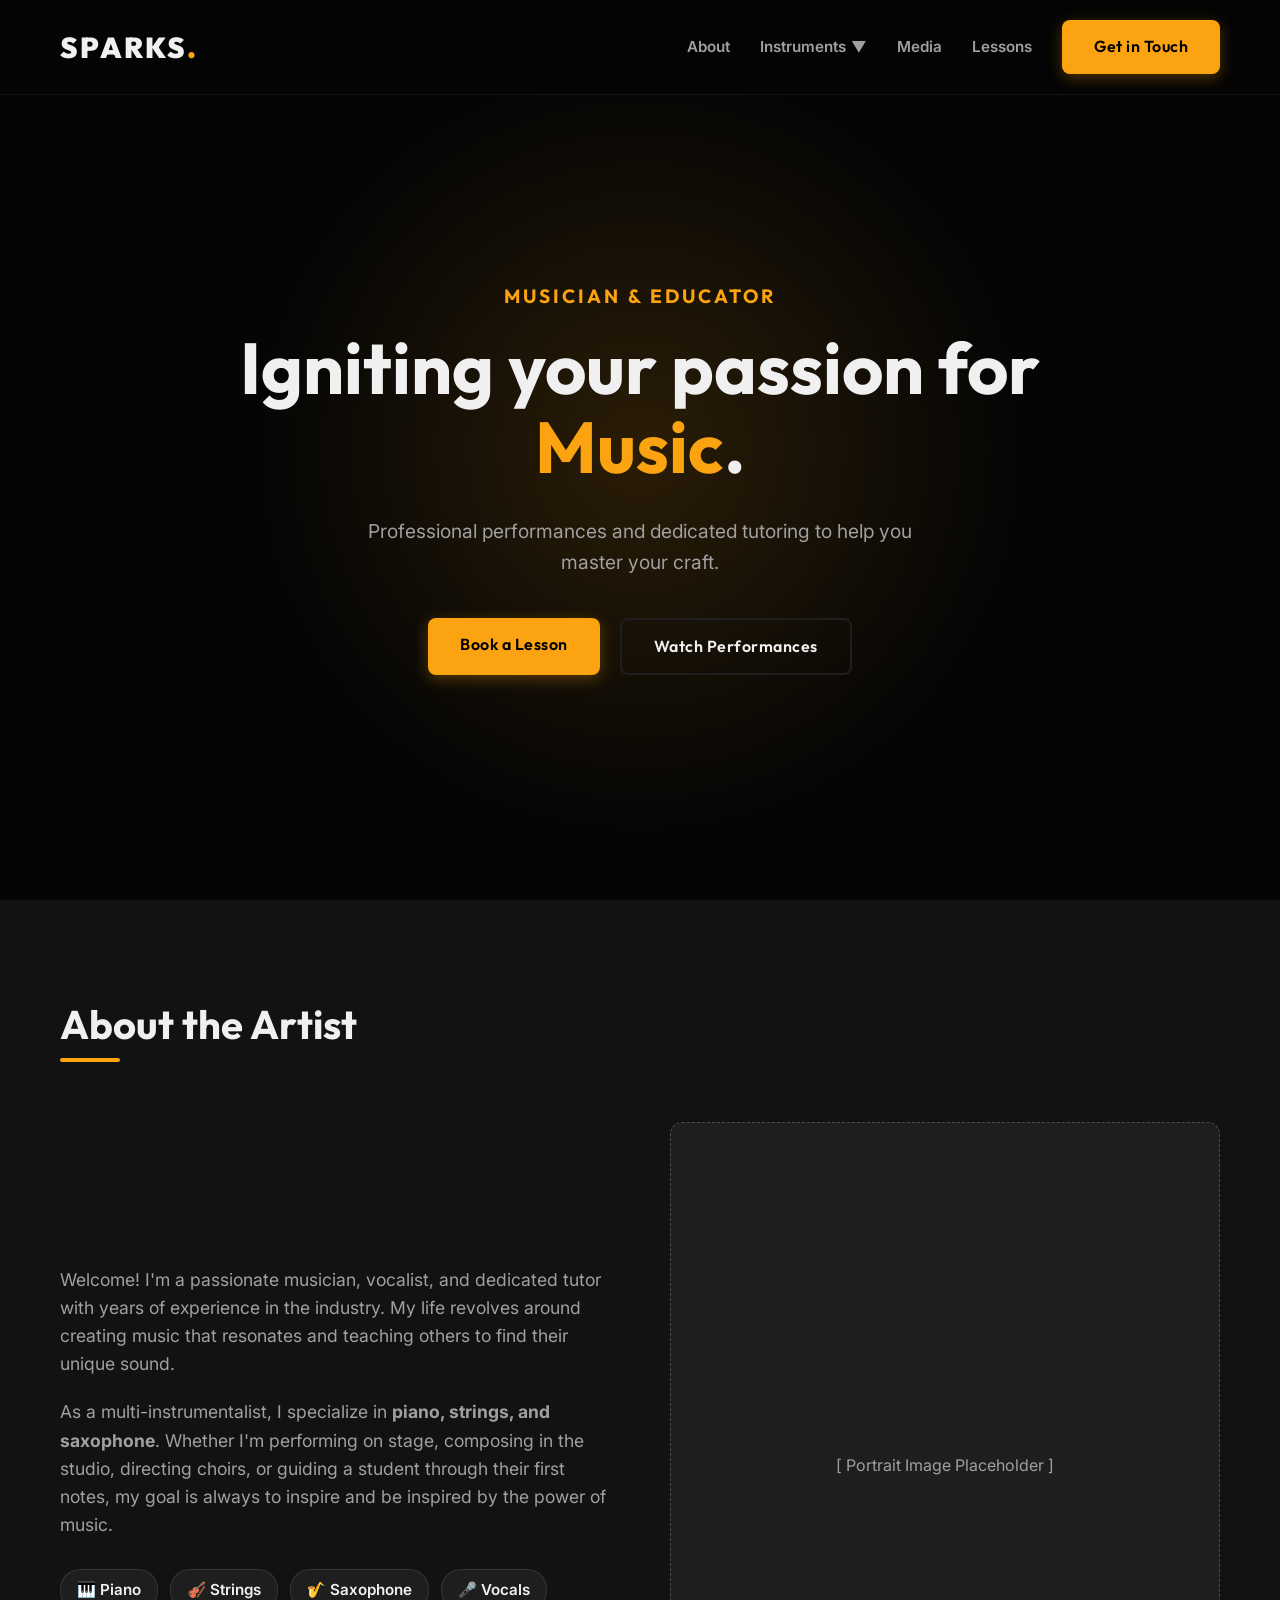
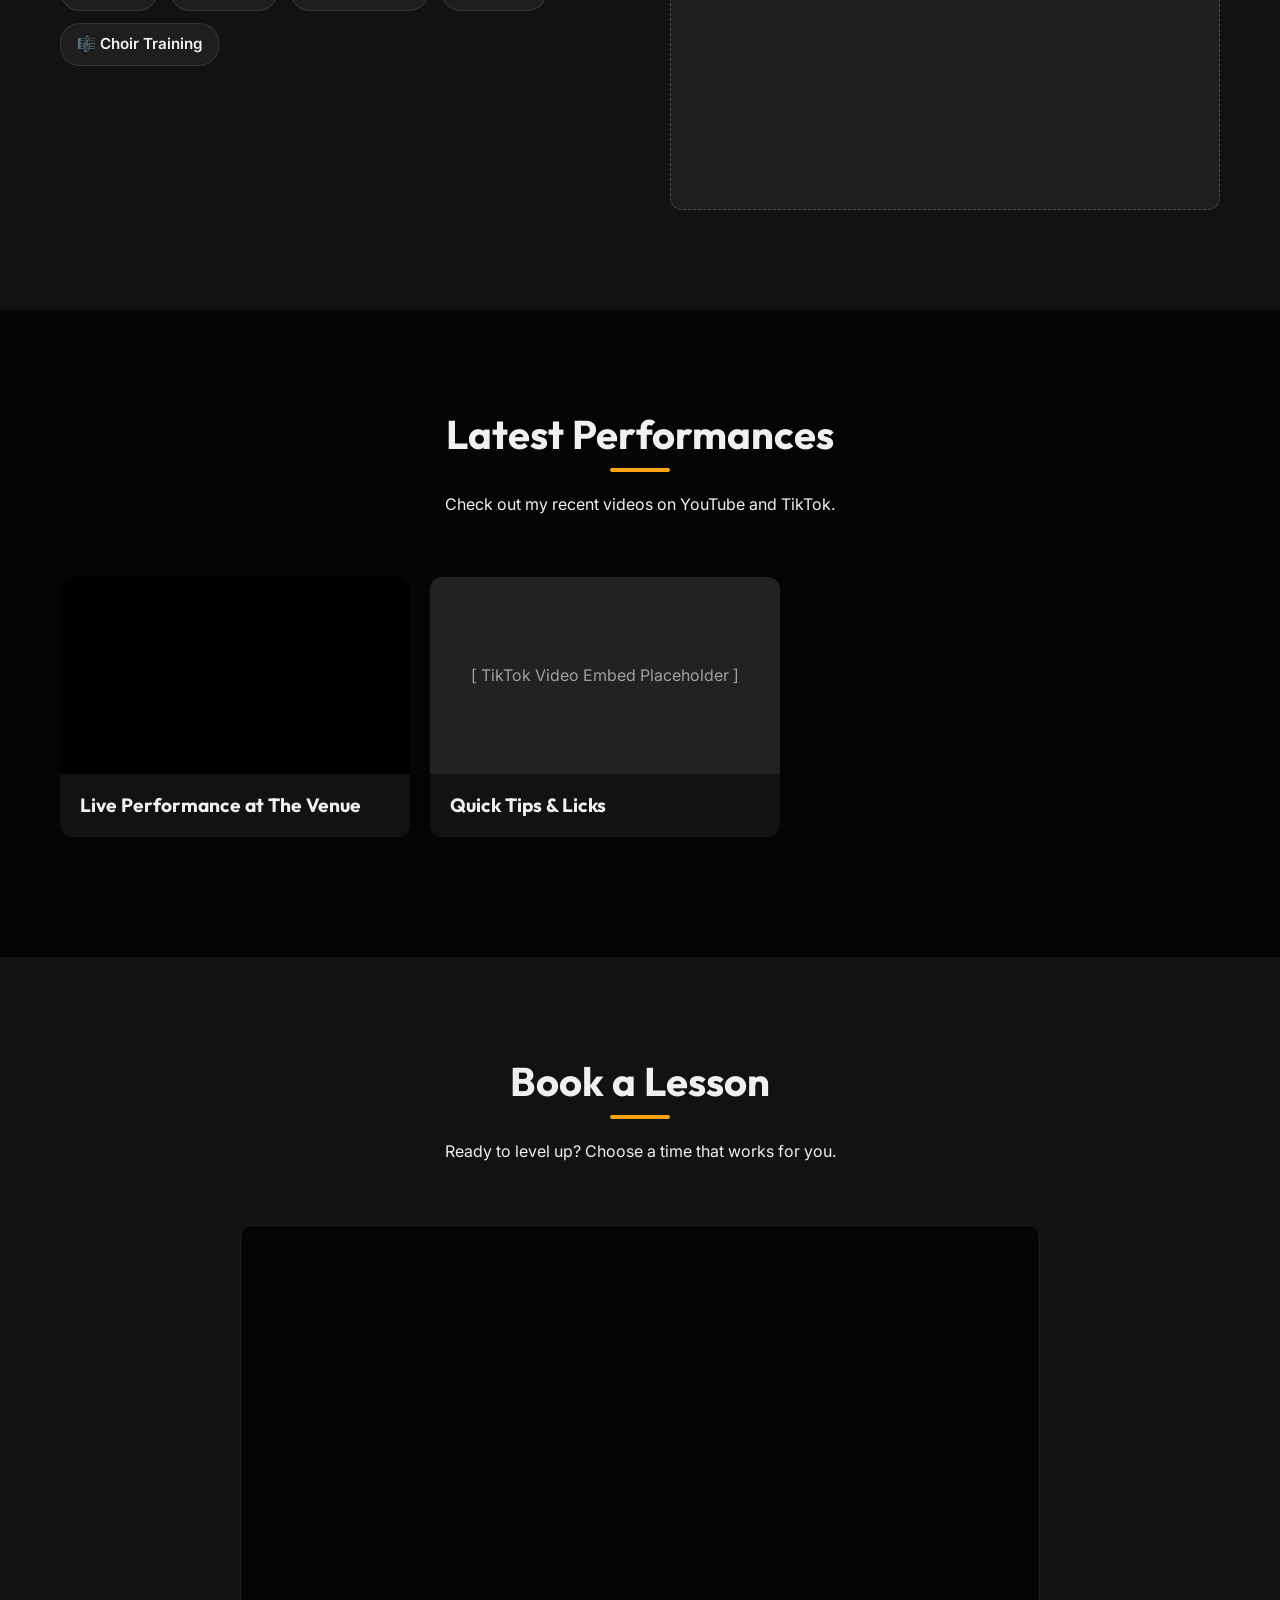
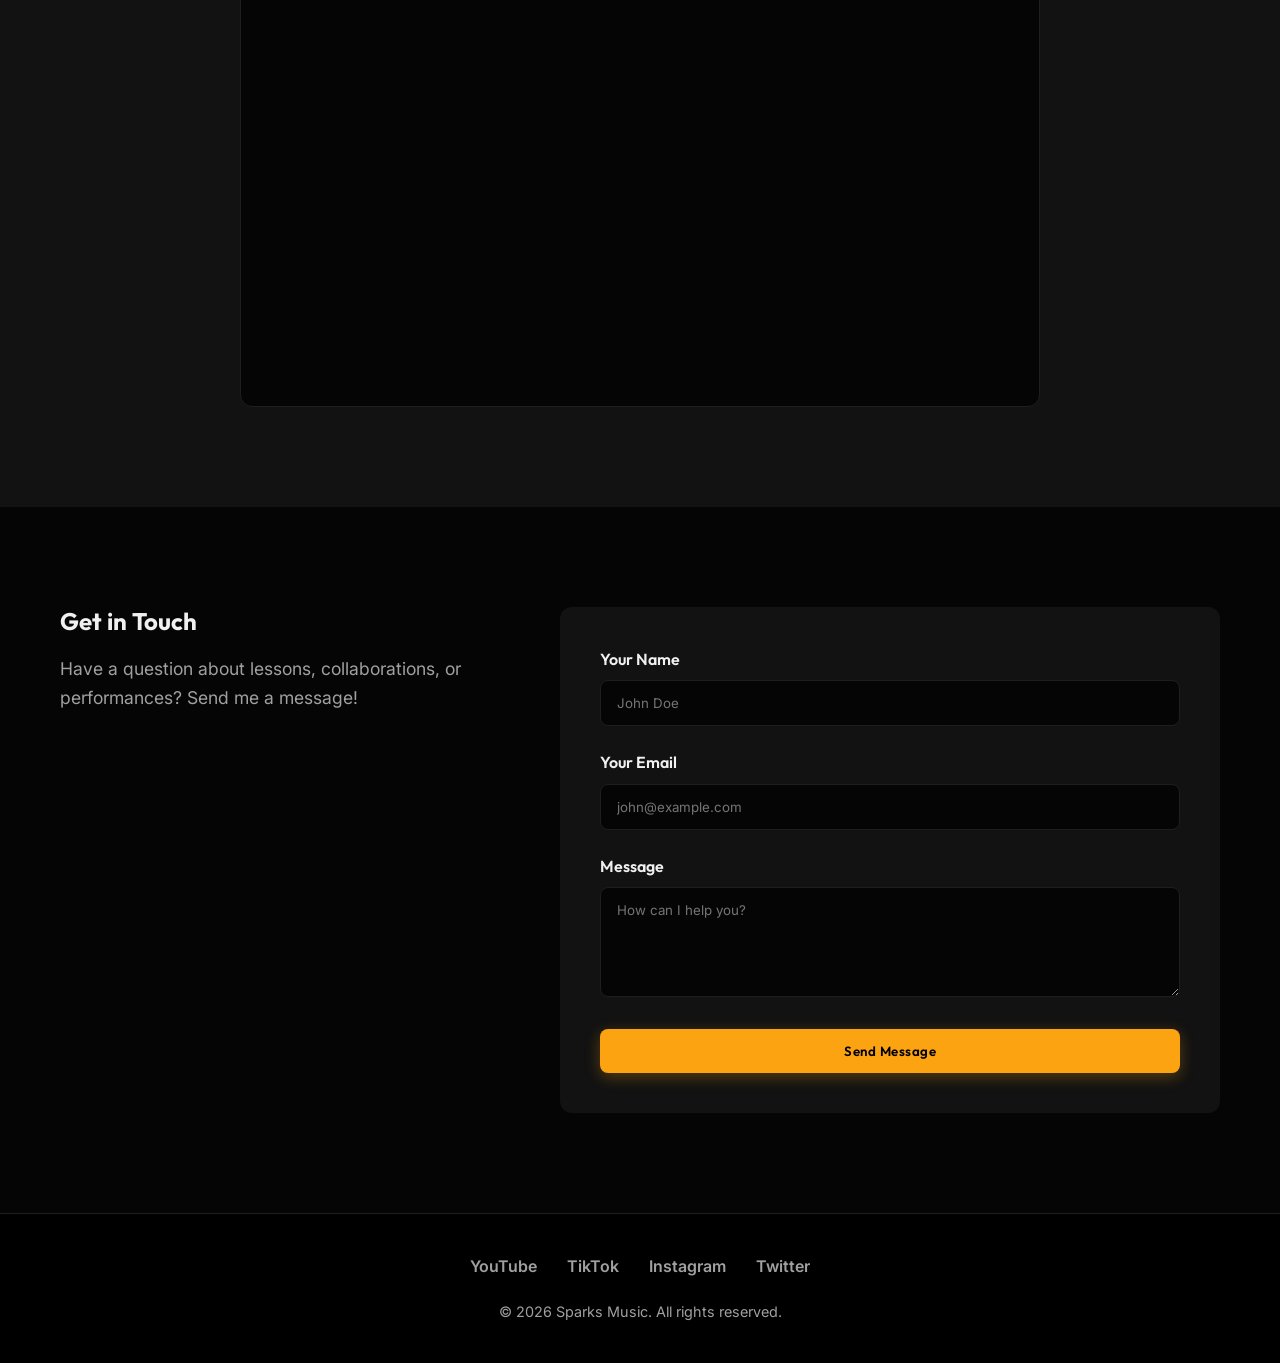
<file: index.html>
<!DOCTYPE html>
<html lang="en">
<head>
    <meta charset="UTF-8">
    <meta name="viewport" content="width=device-width, initial-scale=1.0">
    <meta name="description" content="Musician & Tutor Portfolio">
    <title>Sparks | Musician & Tutor</title>
    
    <!-- Google Fonts for typography -->
    <link rel="preconnect" href="https://fonts.googleapis.com">
    <link rel="preconnect" href="https://fonts.gstatic.com" crossorigin>
    <link href="https://fonts.googleapis.com/css2?family=Inter:wght@300;400;600&family=Outfit:wght@400;700;900&display=swap" rel="stylesheet">
    
    <!-- Link to our custom sleek dark theme styles -->
    <link rel="stylesheet" href="styles.css">
</head>
<body>

    <!-- NAVIGATION BAR -->
    <header class="navbar">
        <div class="nav-container">
            <div class="logo">SPARKS<span>.</span></div>
            <!-- Mobile Menu Toggle Button -->
            <button class="mobile-toggle" aria-label="Toggle Navigation">
                <span class="hamburger"></span>
            </button>
            <nav class="nav-links">
                <a href="index.html#about">About</a>
                <div class="dropdown">
                    <a href="javascript:void(0)" class="dropbtn">Instruments <span>▼</span></a>
                    <div class="dropdown-content">
                        <a href="piano.html">Piano</a>
                        <a href="strings.html">Strings</a>
                        <a href="saxophone.html">Saxophone</a>
                        <a href="vocals.html">Vocals</a>
                        <a href="choir.html">Choir Training</a>
                    </div>
                </div>
                <a href="index.html#media">Media</a>
                <a href="index.html#lessons">Lessons</a>
                <a href="index.html#contact" class="btn-primary">Get in Touch</a>
            </nav>
        </div>
    </header>

    <!-- HERO SECTION -->
    <section class="hero" id="home">
        <div class="hero-content">
            <h2 class="subtitle">Musician & Educator</h2>
            <h1 class="title">Igniting your passion for <span class="accent">Music</span>.</h1>
            <p class="description">Professional performances and dedicated tutoring to help you master your craft.</p>
            <div class="hero-actions">
                <a href="#lessons" class="btn-primary">Book a Lesson</a>
                <a href="#media" class="btn-secondary">Watch Performances</a>
            </div>
        </div>
        <!-- Placeholder for a sleek background image or visual -->
        <div class="hero-background-glow"></div>
    </section>

    <!-- ABOUT SECTION -->
    <section class="section about" id="about">
        <div class="container">
            <div class="section-header">
                <h2>About the Artist</h2>
                <div class="underline"></div>
            </div>
            <div class="about-grid">
                <div class="about-text">
                    <p>Welcome! I'm a passionate musician, vocalist, and dedicated tutor with years of experience in the industry. My life revolves around creating music that resonates and teaching others to find their unique sound.</p>
                    <p>As a multi-instrumentalist, I specialize in <strong>piano, strings, and saxophone</strong>. Whether I'm performing on stage, composing in the studio, directing choirs, or guiding a student through their first notes, my goal is always to inspire and be inspired by the power of music.</p>
                    
                    <div class="skills-container">
                        <span class="skill-tag">🎹 Piano</span>
                        <span class="skill-tag">🎻 Strings</span>
                        <span class="skill-tag">🎷 Saxophone</span>
                        <span class="skill-tag">🎤 Vocals</span>
                        <span class="skill-tag">🎼 Choir Training</span>
                    </div>
                </div>
                <div class="about-image-placeholder">
                    <!-- TODO: Replace with an actual image of the client -->
                    <div class="img-box">
                        <span>[ Portrait Image Placeholder ]</span>
                    </div>
                </div>
            </div>
        </div>
    </section>

    <!-- MEDIA / VIDEOS SECTION -->
    <section class="section media" id="media">
        <div class="container">
            <div class="section-header text-center">
                <h2>Latest Performances</h2>
                <div class="underline center"></div>
                <p>Check out my recent videos on YouTube and TikTok.</p>
            </div>
            
            <div class="media-carousel">
                <!-- YOUTUBE VIDEO PLACEHOLDER -->
                <div class="video-card">
                    <div class="video-wrapper">
                        <!-- TODO: Replace the 'src' link with actual YouTube embed link -->
                        <iframe width="560" height="315" src="https://www.youtube.com/embed/dQw4w9WgXcQ" title="YouTube video player" frameborder="0" allow="accelerometer; autoplay; clipboard-write; encrypted-media; gyroscope; picture-in-picture" allowfullscreen></iframe>
                    </div>
                    <h3>Live Performance at The Venue</h3>
                </div>

                <!-- TIKTOK VIDEO PLACEHOLDER -->
                <div class="video-card">
                    <div class="video-wrapper">
                        <!-- TODO: Replace with actual TikTok embed code from tiktok.com -->
                        <div class="tiktok-placeholder">
                            <span>[ TikTok Video Embed Placeholder ]</span>
                        </div>
                    </div>
                    <h3>Quick Tips & Licks</h3>
                </div>
            </div>
        </div>
    </section>

    <!-- LESSONS / BOOKING SECTION -->
    <section class="section lessons" id="lessons">
        <div class="container">
            <div class="section-header text-center">
                <h2>Book a Lesson</h2>
                <div class="underline center"></div>
                <p>Ready to level up? Choose a time that works for you.</p>
            </div>
            
            <div class="booking-container">
                <!-- CALENDLY EMBED PLACEHOLDER -->
                <div class="calendly-wrapper">
                    <!-- Calendly inline widget begin -->
                    <div class="calendly-inline-widget" data-url="https://calendly.com/mosebemos26/30min" style="min-width:320px;height:700px;"></div>
                    <script type="text/javascript" src="https://assets.calendly.com/assets/external/widget.js" async></script>
                    <!-- Calendly inline widget end -->
                </div>
            </div>
        </div>
    </section>

    <!-- CONTACT SECTION -->
    <section class="section contact" id="contact">
        <div class="container">
            <div class="contact-grid">
                <div class="contact-info">
                    <h2>Get in Touch</h2>
                    <p>Have a question about lessons, collaborations, or performances? Send me a message!</p>
                </div>
                
                <!-- FORMSPREE CONTACT FORM PLACEHOLDER -->
                <div class="contact-form-wrapper">
                    <form action="https://api.web3forms.com/submit" method="POST" class="contact-form">
                        <!-- Web3Forms Access Key -->
                        <input type="hidden" name="access_key" value="1d06483f-66d4-4c90-8b9a-741d854e2569">
                        
                        <div class="form-group">
                            <label for="name">Your Name</label>
                            <input type="text" id="name" name="name" required placeholder="John Doe">
                        </div>
                        <div class="form-group">
                            <label for="email">Your Email</label>
                            <input type="email" id="email" name="email" required placeholder="john@example.com">
                        </div>
                        <div class="form-group">
                            <label for="message">Message</label>
                            <textarea id="message" name="message" rows="5" required placeholder="How can I help you?"></textarea>
                        </div>
                        <button type="submit" class="btn-primary full-width">Send Message</button>
                    </form>
                </div>
            </div>
        </div>
    </section>

    <!-- FOOTER SECTION -->
    <footer class="footer">
        <div class="container text-center">
            <div class="social-links">
                <!-- TODO: Update the href attributes with the client's actual social media URLs -->
                <a href="#" target="_blank" aria-label="YouTube">YouTube</a>
                <a href="#" target="_blank" aria-label="TikTok">TikTok</a>
                <a href="#" target="_blank" aria-label="Instagram">Instagram</a>
                <a href="#" target="_blank" aria-label="Twitter">Twitter</a>
            </div>
            <p>&copy; <span id="year"></span> Sparks Music. All rights reserved.</p>
        </div>
    </footer>

    <!-- Link to our interactivity script -->
    <script src="script.js"></script>
</body>
</html>
</file>
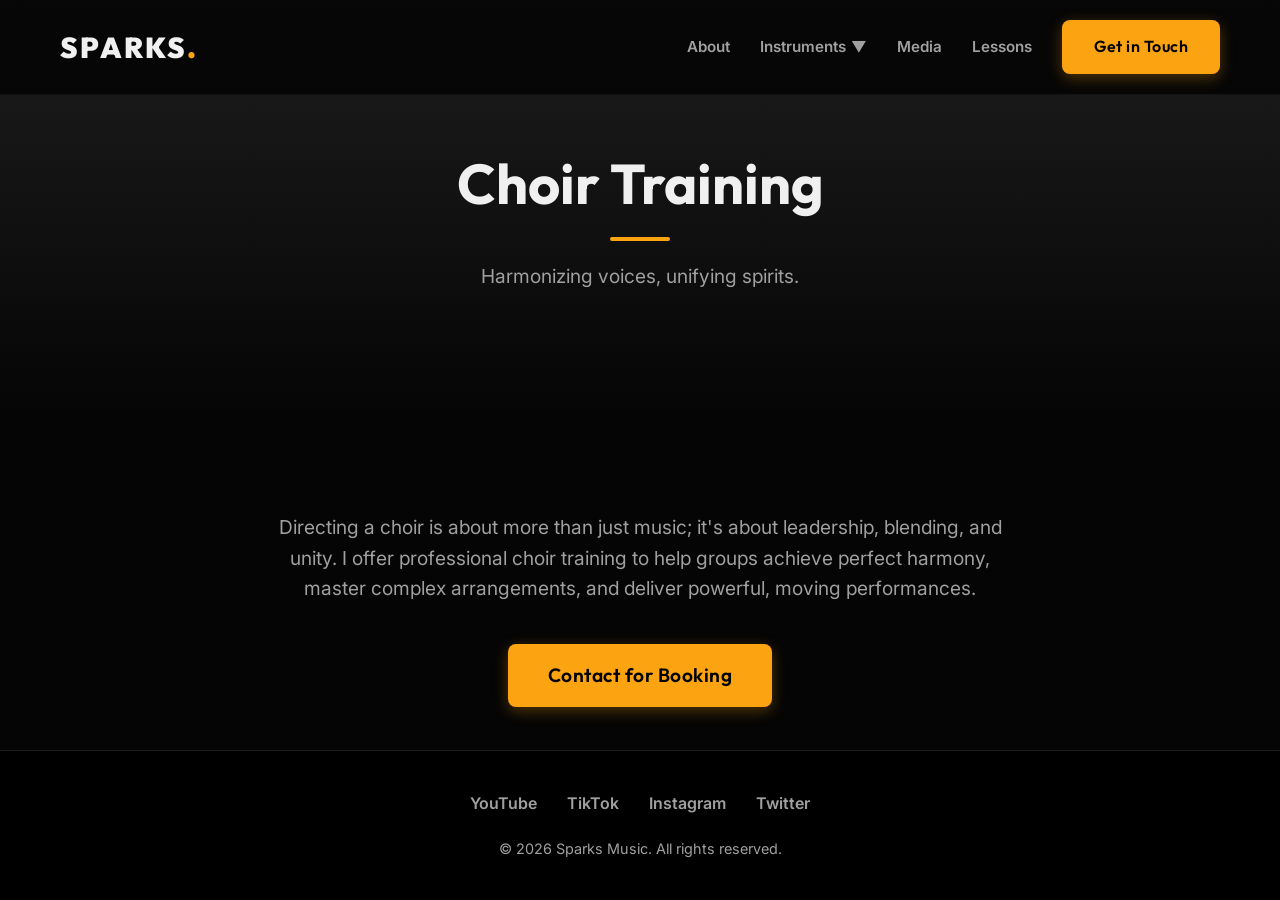
<file: choir.html>
<!DOCTYPE html>
<html lang="en">
<head>
    <meta charset="UTF-8">
    <meta name="viewport" content="width=device-width, initial-scale=1.0">
    <title>Choir Training | Sparks</title>
    <link href="https://fonts.googleapis.com/css2?family=Inter:wght@300;400;600&family=Outfit:wght@400;700;900&display=swap" rel="stylesheet">
    <link rel="stylesheet" href="styles.css">
</head>
<body>
    <header class="navbar">
        <div class="nav-container">
            <div class="logo">SPARKS<span>.</span></div>
            <button class="mobile-toggle" aria-label="Toggle Navigation">
                <span class="hamburger"></span>
            </button>
            <nav class="nav-links">
                <a href="index.html#about">About</a>
                <div class="dropdown">
                    <a href="javascript:void(0)" class="dropbtn">Instruments <span>▼</span></a>
                    <div class="dropdown-content">
                        <a href="piano.html">Piano</a>
                        <a href="strings.html">Strings</a>
                        <a href="saxophone.html">Saxophone</a>
                        <a href="vocals.html">Vocals</a>
                        <a href="choir.html">Choir Training</a>
                    </div>
                </div>
                <a href="index.html#media">Media</a>
                <a href="index.html#lessons">Lessons</a>
                <a href="index.html#contact" class="btn-primary">Get in Touch</a>
            </nav>
        </div>
    </header>

    <div class="page-header">
        <h1>Choir Training</h1>
        <div class="underline center"></div>
        <p class="description">Harmonizing voices, unifying spirits.</p>
    </div>

    <section class="section">
        <div class="container text-center" style="max-width: 800px;">
            <p style="font-size: 1.2rem; margin-bottom: 40px; color: var(--text-secondary);">Directing a choir is about more than just music; it's about leadership, blending, and unity. I offer professional choir training to help groups achieve perfect harmony, master complex arrangements, and deliver powerful, moving performances.</p>
            
            <a href="index.html#contact" class="btn-primary" style="font-size: 1.2rem; padding: 16px 40px;">Contact for Booking</a>
        </div>
    </section>

    <footer class="footer" style="position: absolute; bottom: 0; width: 100%;">
        <div class="container text-center">
            <div class="social-links">
                <a href="#" target="_blank">YouTube</a>
                <a href="#" target="_blank">TikTok</a>
                <a href="#" target="_blank">Instagram</a>
                <a href="#" target="_blank">Twitter</a>
            </div>
            <p>&copy; <span id="year"></span> Sparks Music. All rights reserved.</p>
        </div>
    </footer>
    <script src="script.js"></script>
</body>
</html>
</file>
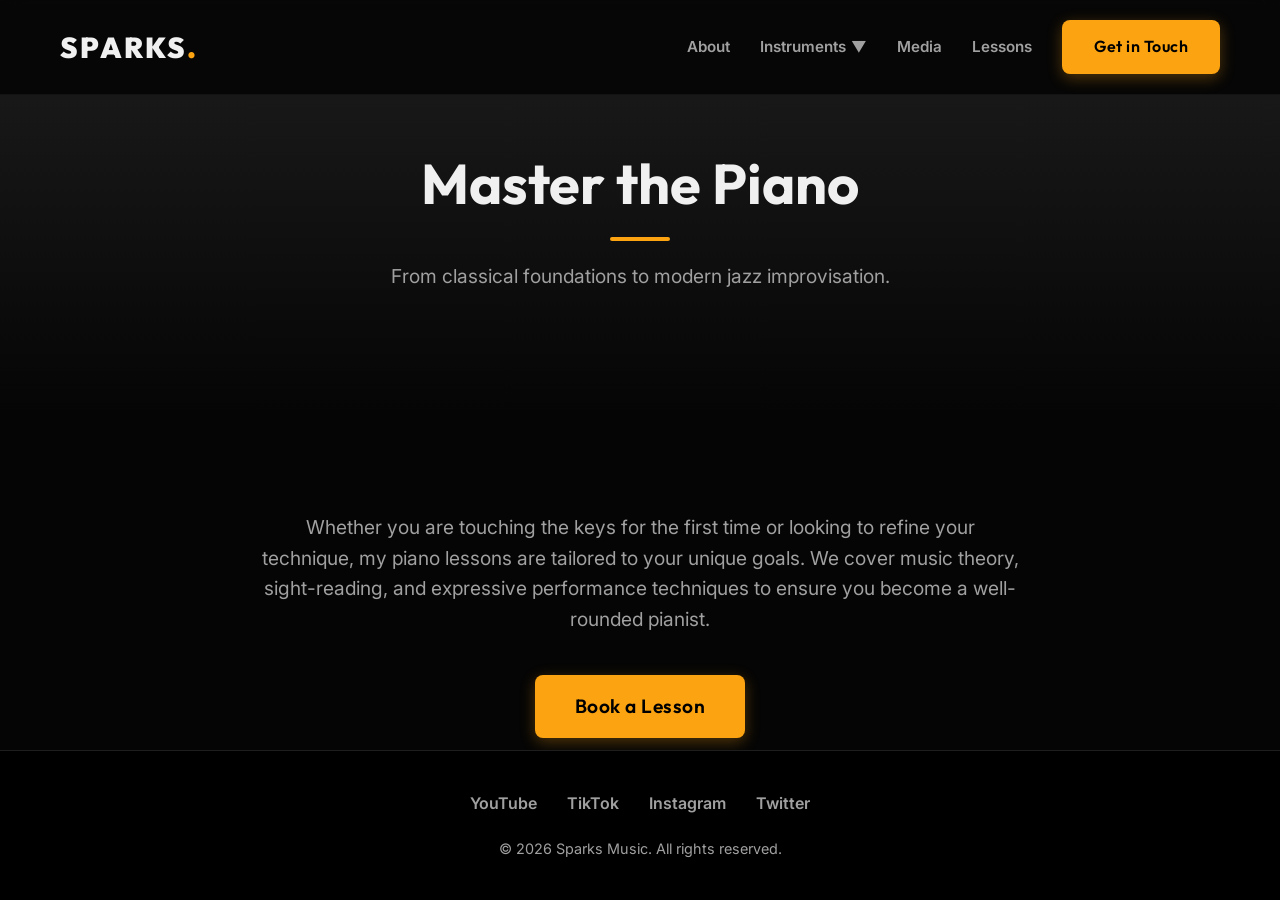
<file: piano.html>
<!DOCTYPE html>
<html lang="en">
<head>
    <meta charset="UTF-8">
    <meta name="viewport" content="width=device-width, initial-scale=1.0">
    <title>Piano Lessons | Sparks</title>
    <link href="https://fonts.googleapis.com/css2?family=Inter:wght@300;400;600&family=Outfit:wght@400;700;900&display=swap" rel="stylesheet">
    <link rel="stylesheet" href="styles.css">
</head>
<body>
    <header class="navbar">
        <div class="nav-container">
            <div class="logo">SPARKS<span>.</span></div>
            <button class="mobile-toggle" aria-label="Toggle Navigation">
                <span class="hamburger"></span>
            </button>
            <nav class="nav-links">
                <a href="index.html#about">About</a>
                <div class="dropdown">
                    <a href="javascript:void(0)" class="dropbtn">Instruments <span>▼</span></a>
                    <div class="dropdown-content">
                        <a href="piano.html">Piano</a>
                        <a href="strings.html">Strings</a>
                        <a href="saxophone.html">Saxophone</a>
                        <a href="vocals.html">Vocals</a>
                        <a href="choir.html">Choir Training</a>
                    </div>
                </div>
                <a href="index.html#media">Media</a>
                <a href="index.html#lessons">Lessons</a>
                <a href="index.html#contact" class="btn-primary">Get in Touch</a>
            </nav>
        </div>
    </header>

    <div class="page-header">
        <h1>Master the Piano</h1>
        <div class="underline center"></div>
        <p class="description">From classical foundations to modern jazz improvisation.</p>
    </div>

    <section class="section">
        <div class="container text-center" style="max-width: 800px;">
            <p style="font-size: 1.2rem; margin-bottom: 40px; color: var(--text-secondary);">Whether you are touching the keys for the first time or looking to refine your technique, my piano lessons are tailored to your unique goals. We cover music theory, sight-reading, and expressive performance techniques to ensure you become a well-rounded pianist.</p>
            
            <a href="index.html#lessons" class="btn-primary" style="font-size: 1.2rem; padding: 16px 40px;">Book a Lesson</a>
        </div>
    </section>

    <footer class="footer" style="position: absolute; bottom: 0; width: 100%;">
        <div class="container text-center">
            <div class="social-links">
                <a href="#" target="_blank">YouTube</a>
                <a href="#" target="_blank">TikTok</a>
                <a href="#" target="_blank">Instagram</a>
                <a href="#" target="_blank">Twitter</a>
            </div>
            <p>&copy; <span id="year"></span> Sparks Music. All rights reserved.</p>
        </div>
    </footer>
    <script src="script.js"></script>
</body>
</html>
</file>
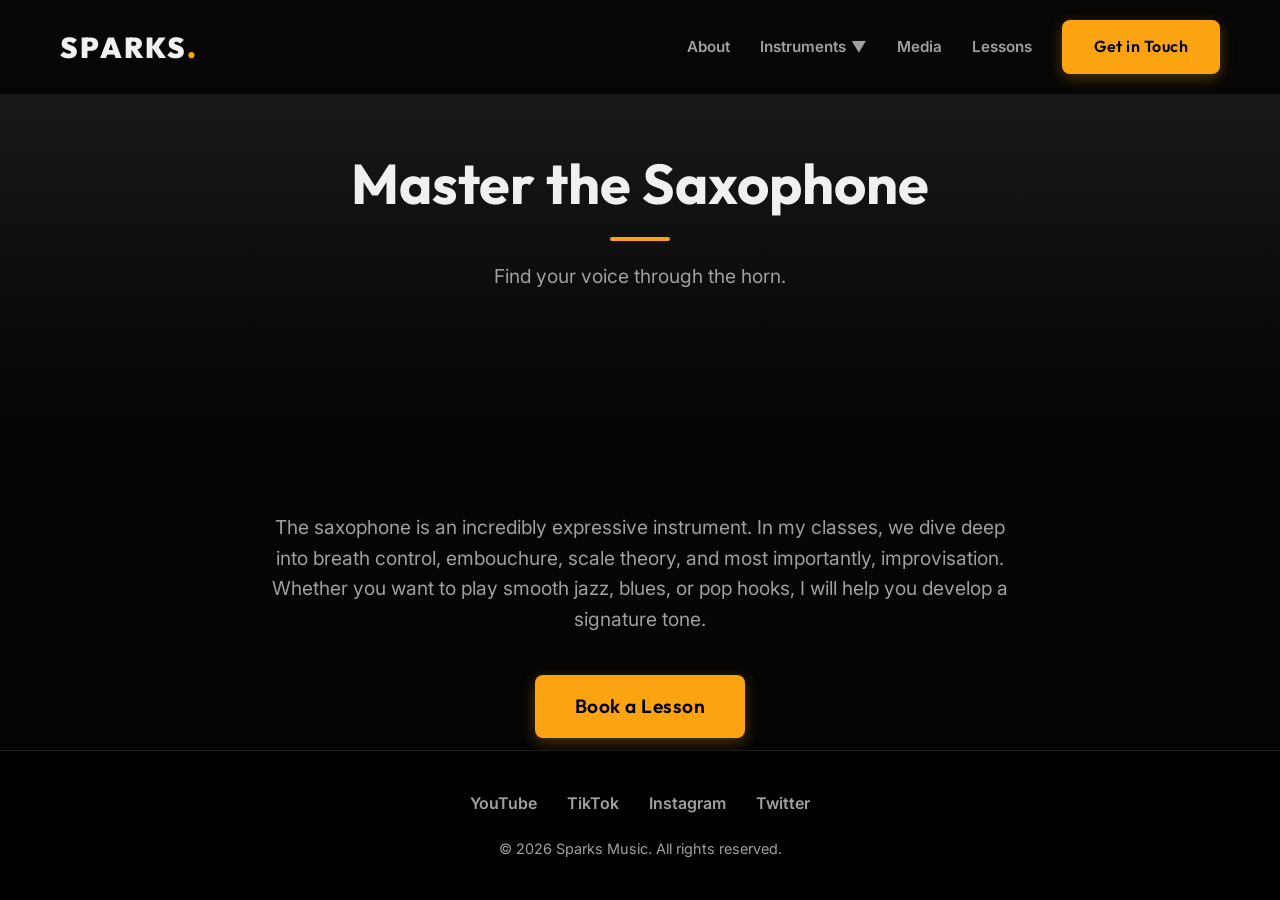
<file: saxophone.html>
<!DOCTYPE html>
<html lang="en">
<head>
    <meta charset="UTF-8">
    <meta name="viewport" content="width=device-width, initial-scale=1.0">
    <title>Saxophone Lessons | Sparks</title>
    <link href="https://fonts.googleapis.com/css2?family=Inter:wght@300;400;600&family=Outfit:wght@400;700;900&display=swap" rel="stylesheet">
    <link rel="stylesheet" href="styles.css">
</head>
<body>
    <header class="navbar">
        <div class="nav-container">
            <div class="logo">SPARKS<span>.</span></div>
            <button class="mobile-toggle" aria-label="Toggle Navigation">
                <span class="hamburger"></span>
            </button>
            <nav class="nav-links">
                <a href="index.html#about">About</a>
                <div class="dropdown">
                    <a href="javascript:void(0)" class="dropbtn">Instruments <span>▼</span></a>
                    <div class="dropdown-content">
                        <a href="piano.html">Piano</a>
                        <a href="strings.html">Strings</a>
                        <a href="saxophone.html">Saxophone</a>
                        <a href="vocals.html">Vocals</a>
                        <a href="choir.html">Choir Training</a>
                    </div>
                </div>
                <a href="index.html#media">Media</a>
                <a href="index.html#lessons">Lessons</a>
                <a href="index.html#contact" class="btn-primary">Get in Touch</a>
            </nav>
        </div>
    </header>

    <div class="page-header">
        <h1>Master the Saxophone</h1>
        <div class="underline center"></div>
        <p class="description">Find your voice through the horn.</p>
    </div>

    <section class="section">
        <div class="container text-center" style="max-width: 800px;">
            <p style="font-size: 1.2rem; margin-bottom: 40px; color: var(--text-secondary);">The saxophone is an incredibly expressive instrument. In my classes, we dive deep into breath control, embouchure, scale theory, and most importantly, improvisation. Whether you want to play smooth jazz, blues, or pop hooks, I will help you develop a signature tone.</p>
            
            <a href="index.html#lessons" class="btn-primary" style="font-size: 1.2rem; padding: 16px 40px;">Book a Lesson</a>
        </div>
    </section>

    <footer class="footer" style="position: absolute; bottom: 0; width: 100%;">
        <div class="container text-center">
            <div class="social-links">
                <a href="#" target="_blank">YouTube</a>
                <a href="#" target="_blank">TikTok</a>
                <a href="#" target="_blank">Instagram</a>
                <a href="#" target="_blank">Twitter</a>
            </div>
            <p>&copy; <span id="year"></span> Sparks Music. All rights reserved.</p>
        </div>
    </footer>
    <script src="script.js"></script>
</body>
</html>
</file>
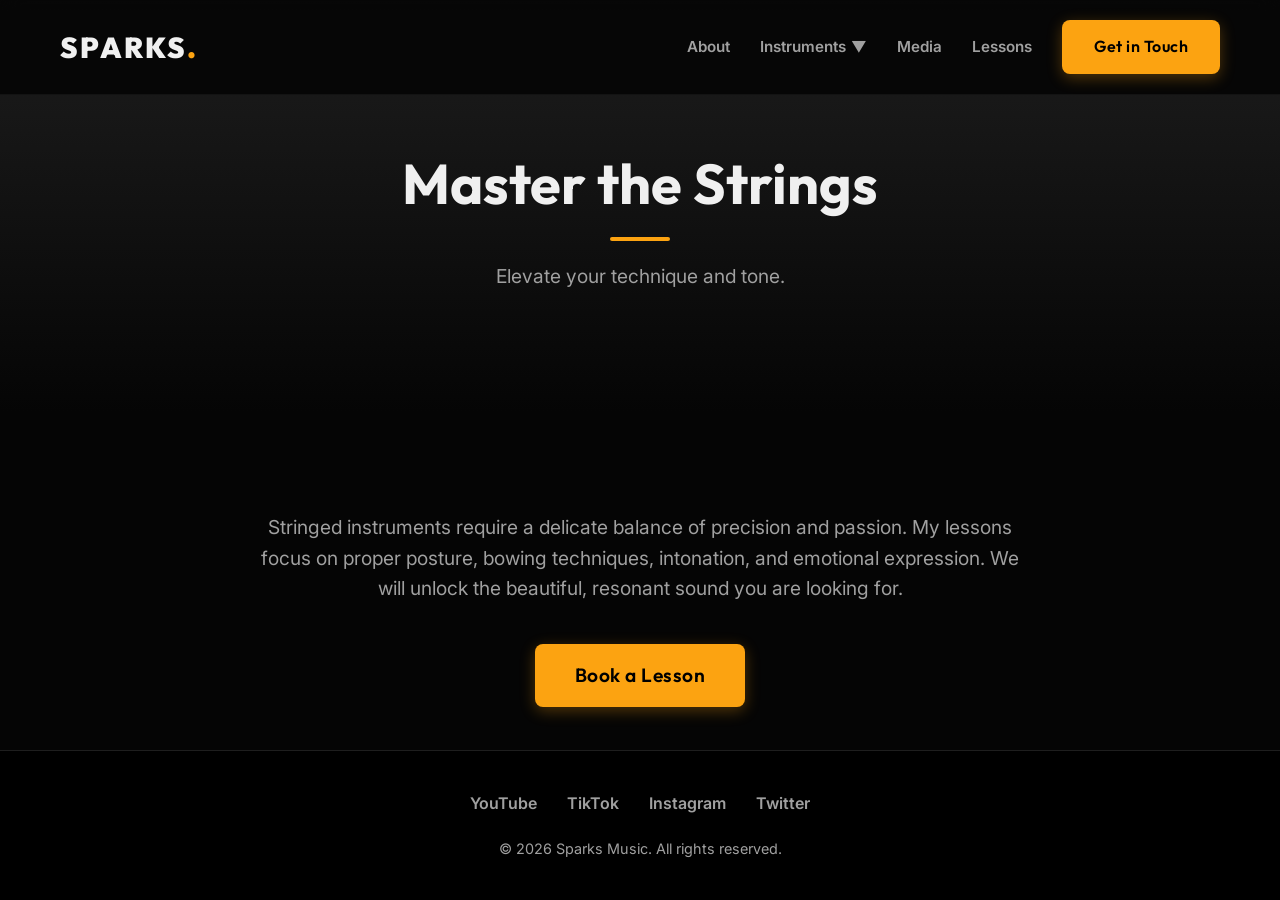
<file: strings.html>
<!DOCTYPE html>
<html lang="en">
<head>
    <meta charset="UTF-8">
    <meta name="viewport" content="width=device-width, initial-scale=1.0">
    <title>Strings Lessons | Sparks</title>
    <link href="https://fonts.googleapis.com/css2?family=Inter:wght@300;400;600&family=Outfit:wght@400;700;900&display=swap" rel="stylesheet">
    <link rel="stylesheet" href="styles.css">
</head>
<body>
    <header class="navbar">
        <div class="nav-container">
            <div class="logo">SPARKS<span>.</span></div>
            <button class="mobile-toggle" aria-label="Toggle Navigation">
                <span class="hamburger"></span>
            </button>
            <nav class="nav-links">
                <a href="index.html#about">About</a>
                <div class="dropdown">
                    <a href="javascript:void(0)" class="dropbtn">Instruments <span>▼</span></a>
                    <div class="dropdown-content">
                        <a href="piano.html">Piano</a>
                        <a href="strings.html">Strings</a>
                        <a href="saxophone.html">Saxophone</a>
                        <a href="vocals.html">Vocals</a>
                        <a href="choir.html">Choir Training</a>
                    </div>
                </div>
                <a href="index.html#media">Media</a>
                <a href="index.html#lessons">Lessons</a>
                <a href="index.html#contact" class="btn-primary">Get in Touch</a>
            </nav>
        </div>
    </header>

    <div class="page-header">
        <h1>Master the Strings</h1>
        <div class="underline center"></div>
        <p class="description">Elevate your technique and tone.</p>
    </div>

    <section class="section">
        <div class="container text-center" style="max-width: 800px;">
            <p style="font-size: 1.2rem; margin-bottom: 40px; color: var(--text-secondary);">Stringed instruments require a delicate balance of precision and passion. My lessons focus on proper posture, bowing techniques, intonation, and emotional expression. We will unlock the beautiful, resonant sound you are looking for.</p>
            
            <a href="index.html#lessons" class="btn-primary" style="font-size: 1.2rem; padding: 16px 40px;">Book a Lesson</a>
        </div>
    </section>

    <footer class="footer" style="position: absolute; bottom: 0; width: 100%;">
        <div class="container text-center">
            <div class="social-links">
                <a href="#" target="_blank">YouTube</a>
                <a href="#" target="_blank">TikTok</a>
                <a href="#" target="_blank">Instagram</a>
                <a href="#" target="_blank">Twitter</a>
            </div>
            <p>&copy; <span id="year"></span> Sparks Music. All rights reserved.</p>
        </div>
    </footer>
    <script src="script.js"></script>
</body>
</html>
</file>
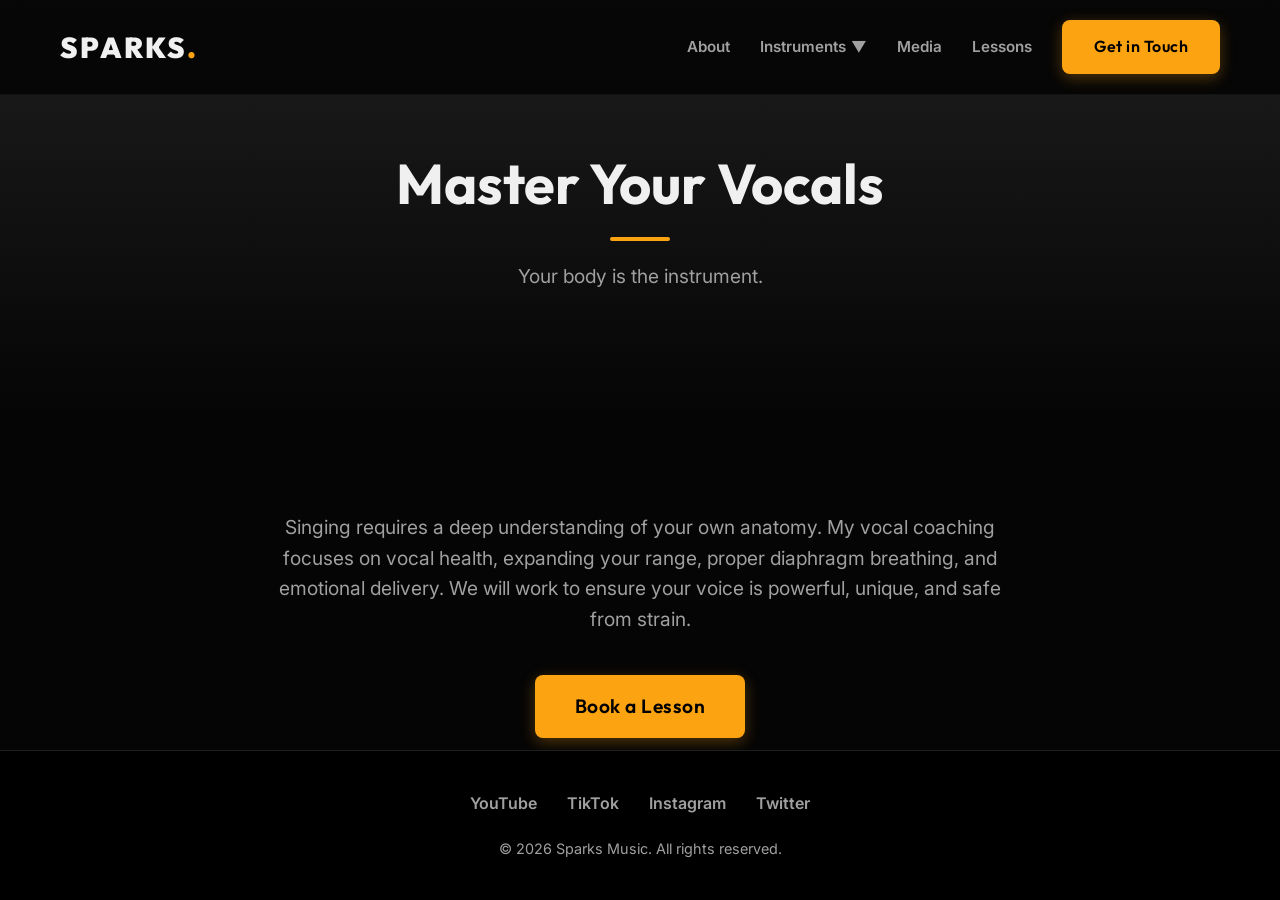
<file: vocals.html>
<!DOCTYPE html>
<html lang="en">
<head>
    <meta charset="UTF-8">
    <meta name="viewport" content="width=device-width, initial-scale=1.0">
    <title>Vocal Lessons | Sparks</title>
    <link href="https://fonts.googleapis.com/css2?family=Inter:wght@300;400;600&family=Outfit:wght@400;700;900&display=swap" rel="stylesheet">
    <link rel="stylesheet" href="styles.css">
</head>
<body>
    <header class="navbar">
        <div class="nav-container">
            <div class="logo">SPARKS<span>.</span></div>
            <button class="mobile-toggle" aria-label="Toggle Navigation">
                <span class="hamburger"></span>
            </button>
            <nav class="nav-links">
                <a href="index.html#about">About</a>
                <div class="dropdown">
                    <a href="javascript:void(0)" class="dropbtn">Instruments <span>▼</span></a>
                    <div class="dropdown-content">
                        <a href="piano.html">Piano</a>
                        <a href="strings.html">Strings</a>
                        <a href="saxophone.html">Saxophone</a>
                        <a href="vocals.html">Vocals</a>
                        <a href="choir.html">Choir Training</a>
                    </div>
                </div>
                <a href="index.html#media">Media</a>
                <a href="index.html#lessons">Lessons</a>
                <a href="index.html#contact" class="btn-primary">Get in Touch</a>
            </nav>
        </div>
    </header>

    <div class="page-header">
        <h1>Master Your Vocals</h1>
        <div class="underline center"></div>
        <p class="description">Your body is the instrument.</p>
    </div>

    <section class="section">
        <div class="container text-center" style="max-width: 800px;">
            <p style="font-size: 1.2rem; margin-bottom: 40px; color: var(--text-secondary);">Singing requires a deep understanding of your own anatomy. My vocal coaching focuses on vocal health, expanding your range, proper diaphragm breathing, and emotional delivery. We will work to ensure your voice is powerful, unique, and safe from strain.</p>
            
            <a href="index.html#lessons" class="btn-primary" style="font-size: 1.2rem; padding: 16px 40px;">Book a Lesson</a>
        </div>
    </section>

    <footer class="footer" style="position: absolute; bottom: 0; width: 100%;">
        <div class="container text-center">
            <div class="social-links">
                <a href="#" target="_blank">YouTube</a>
                <a href="#" target="_blank">TikTok</a>
                <a href="#" target="_blank">Instagram</a>
                <a href="#" target="_blank">Twitter</a>
            </div>
            <p>&copy; <span id="year"></span> Sparks Music. All rights reserved.</p>
        </div>
    </footer>
    <script src="script.js"></script>
</body>
</html>
</file>
<file: styles.css>
/* ==========================================================================
   CSS CUSTOM PROPERTIES (Variables)
   ========================================================================== */
:root {
    /* Color Palette - Dark Sleek & Musical Vibe */
    --bg-color: #050505; /* Deep black background */
    --surface-color: #121212; /* Slightly lighter for cards/sections */
    --surface-light: #1e1e1e;
    
    --text-primary: #f0f0f0;
    --text-secondary: #a0a0a0;
    
    /* Vibrant Accent Colors */
    --accent-color: #fca311; /* Vibrant Gold/Orange for 'Sparks' */
    --accent-glow: rgba(252, 163, 17, 0.3);
    
    /* Typography */
    --font-heading: 'Outfit', sans-serif;
    --font-body: 'Inter', sans-serif;
    
    /* Spacing & Layout */
    --max-width: 1200px;
    --section-padding: 100px 20px;
    
    /* Transitions */
    --transition: all 0.3s ease;
}

/* ==========================================================================
   RESET & BASE STYLES
   ========================================================================== */
* {
    margin: 0;
    padding: 0;
    box-sizing: border-box;
}

html {
    scroll-behavior: smooth;
}

body {
    font-family: var(--font-body);
    background-color: var(--bg-color);
    color: var(--text-primary);
    line-height: 1.6;
    overflow-x: hidden;
}

h1, h2, h3, h4, h5, h6 {
    font-family: var(--font-heading);
    font-weight: 700;
    line-height: 1.2;
}

a {
    text-decoration: none;
    color: var(--text-primary);
    transition: var(--transition);
}

img {
    max-width: 100%;
    height: auto;
    display: block;
}

.container {
    max-width: var(--max-width);
    margin: 0 auto;
    padding: 0 20px;
}

.text-center { text-align: center; }

/* ==========================================================================
   COMPONENTS & UTILITIES
   ========================================================================== */
/* Buttons */
.btn-primary, .btn-secondary {
    display: inline-block;
    padding: 14px 32px;
    border-radius: 8px;
    font-weight: 600;
    font-family: var(--font-heading);
    letter-spacing: 0.5px;
    cursor: pointer;
    transition: var(--transition);
    border: none;
}

.btn-primary {
    background-color: var(--accent-color);
    color: #000;
    box-shadow: 0 4px 15px var(--accent-glow);
}

.btn-primary:hover {
    transform: translateY(-2px);
    box-shadow: 0 6px 20px rgba(252, 163, 17, 0.5);
    background-color: #ffb732;
}

.btn-secondary {
    background-color: transparent;
    color: var(--text-primary);
    border: 2px solid var(--surface-light);
}

.btn-secondary:hover {
    border-color: var(--accent-color);
    color: var(--accent-color);
}

.full-width {
    width: 100%;
}

/* Section Headers */
.section {
    padding: var(--section-padding);
}

.section-header {
    margin-bottom: 60px;
}

.section-header h2 {
    font-size: 2.5rem;
    margin-bottom: 10px;
}

.underline {
    width: 60px;
    height: 4px;
    background-color: var(--accent-color);
    border-radius: 2px;
}

.underline.center {
    margin: 0 auto 20px auto;
}

/* ==========================================================================
   NAVIGATION
   ========================================================================== */
.navbar {
    position: fixed;
    top: 0;
    left: 0;
    width: 100%;
    padding: 20px 0;
    background-color: rgba(5, 5, 5, 0.9);
    backdrop-filter: blur(10px);
    z-index: 1000;
    border-bottom: 1px solid rgba(255, 255, 255, 0.05);
}

.nav-container {
    max-width: var(--max-width);
    margin: 0 auto;
    padding: 0 20px;
    display: flex;
    justify-content: space-between;
    align-items: center;
}

.logo {
    font-family: var(--font-heading);
    font-size: 1.8rem;
    font-weight: 900;
    letter-spacing: 2px;
}

.logo span {
    color: var(--accent-color);
}

.nav-links {
    display: flex;
    align-items: center;
    gap: 30px;
}

.nav-links a:not(.btn-primary) {
    font-weight: 600;
    font-size: 0.95rem;
    color: var(--text-secondary);
}

.nav-links a:not(.btn-primary):hover {
    color: var(--accent-color);
}

.mobile-toggle {
    display: none;
    background: none;
    border: none;
    cursor: pointer;
    width: 30px;
    height: 24px;
    position: relative;
}

.hamburger, .hamburger::before, .hamburger::after {
    content: '';
    position: absolute;
    width: 100%;
    height: 2px;
    background-color: var(--text-primary);
    transition: var(--transition);
}

.hamburger { top: 11px; left: 0; }
.hamburger::before { top: -8px; }
.hamburger::after { top: 8px; }

/* ==========================================================================
   HERO SECTION
   ========================================================================== */
.hero {
    min-height: 100vh;
    display: flex;
    align-items: center;
    justify-content: center;
    position: relative;
    padding: 120px 20px 60px;
    text-align: center;
    overflow: hidden;
}

.hero-content {
    position: relative;
    z-index: 2;
    max-width: 800px;
}

.subtitle {
    color: var(--accent-color);
    font-size: 1.2rem;
    text-transform: uppercase;
    letter-spacing: 3px;
    margin-bottom: 20px;
}

.title {
    font-size: 4.5rem;
    line-height: 1.1;
    margin-bottom: 30px;
}

.accent {
    color: var(--accent-color);
    position: relative;
}

.description {
    font-size: 1.2rem;
    color: var(--text-secondary);
    margin-bottom: 40px;
    max-width: 600px;
    margin-left: auto;
    margin-right: auto;
}

.hero-actions {
    display: flex;
    gap: 20px;
    justify-content: center;
}

.hero-background-glow {
    position: absolute;
    width: 60vw;
    height: 60vw;
    background: radial-gradient(circle, var(--accent-glow) 0%, transparent 70%);
    top: 50%;
    left: 50%;
    transform: translate(-50%, -50%);
    z-index: 1;
    pointer-events: none;
    opacity: 0.5;
}

/* ==========================================================================
   ABOUT SECTION
   ========================================================================== */
.about {
    background-color: var(--surface-color);
}

.about-grid {
    display: grid;
    grid-template-columns: 1fr 1fr;
    gap: 60px;
    align-items: center;
}

.about-text p {
    font-size: 1.1rem;
    color: var(--text-secondary);
    margin-bottom: 20px;
}

.about-image-placeholder {
    width: 100%;
}

.skills-container {
    display: flex;
    flex-wrap: wrap;
    gap: 12px;
    margin-top: 30px;
}

.skill-tag {
    background-color: var(--surface-light);
    color: var(--text-primary);
    padding: 8px 16px;
    border-radius: 20px;
    font-size: 0.95rem;
    font-weight: 600;
    border: 1px solid rgba(255, 255, 255, 0.1);
    transition: var(--transition);
}

.skill-tag:hover {
    border-color: var(--accent-color);
    color: var(--accent-color);
    transform: translateY(-2px);
    box-shadow: 0 4px 10px rgba(0, 0, 0, 0.3);
}

.img-box {
    background-color: var(--surface-light);
    border-radius: 12px;
    aspect-ratio: 4/5;
    display: flex;
    align-items: center;
    justify-content: center;
    color: var(--text-secondary);
    border: 1px dashed rgba(255,255,255,0.2);
}

/* ==========================================================================
   MEDIA / VIDEOS SECTION
   ========================================================================== */
.media-grid {
    display: grid;
    grid-template-columns: repeat(auto-fit, minmax(300px, 1fr));
    gap: 40px;
    margin-top: 40px;
}

.video-card {
    background-color: var(--surface-color);
    border-radius: 12px;
    overflow: hidden;
    transition: var(--transition);
}

.video-card:hover {
    transform: translateY(-10px);
    box-shadow: 0 10px 30px rgba(0,0,0,0.5);
}

.video-wrapper {
    position: relative;
    padding-bottom: 56.25%; /* 16:9 Aspect Ratio */
    height: 0;
    background-color: #000;
}

.video-wrapper iframe, .video-wrapper .tiktok-placeholder {
    position: absolute;
    top: 0;
    left: 0;
    width: 100%;
    height: 100%;
}

.tiktok-placeholder {
    display: flex;
    align-items: center;
    justify-content: center;
    background-color: #222;
    color: var(--text-secondary);
}

.video-card h3 {
    padding: 20px;
    font-size: 1.2rem;
}

/* ==========================================================================
   LESSONS SECTION
   ========================================================================== */
.lessons {
    background-color: var(--surface-color);
}

.booking-container {
    max-width: 800px;
    margin: 0 auto;
    background-color: var(--bg-color);
    border-radius: 12px;
    padding: 40px;
    border: 1px solid var(--surface-light);
}

.placeholder-box {
    text-align: center;
    padding: 60px 20px;
    border: 2px dashed var(--surface-light);
    border-radius: 8px;
}

.placeholder-box h3 {
    color: var(--accent-color);
    margin-bottom: 10px;
}

/* ==========================================================================
   CONTACT SECTION
   ========================================================================== */
.contact-grid {
    display: grid;
    grid-template-columns: 1fr 1.5fr;
    gap: 60px;
}

.contact-info p {
    color: var(--text-secondary);
    margin-top: 20px;
    font-size: 1.1rem;
}

.contact-form {
    background-color: var(--surface-color);
    padding: 40px;
    border-radius: 12px;
}

.form-group {
    margin-bottom: 24px;
}

.form-group label {
    display: block;
    margin-bottom: 8px;
    font-weight: 600;
    font-family: var(--font-heading);
}

.form-group input, .form-group textarea {
    width: 100%;
    padding: 14px 16px;
    background-color: var(--bg-color);
    border: 1px solid var(--surface-light);
    border-radius: 8px;
    color: var(--text-primary);
    font-family: var(--font-body);
    transition: var(--transition);
}

.form-group input:focus, .form-group textarea:focus {
    outline: none;
    border-color: var(--accent-color);
    box-shadow: 0 0 0 2px var(--accent-glow);
}

/* ==========================================================================
   FOOTER
   ========================================================================== */
.footer {
    background-color: #000;
    padding: 40px 20px;
    border-top: 1px solid var(--surface-light);
}

.social-links {
    display: flex;
    justify-content: center;
    gap: 30px;
    margin-bottom: 20px;
}

.social-links a {
    color: var(--text-secondary);
    font-weight: 600;
}

.social-links a:hover {
    color: var(--accent-color);
}

.footer p {
    color: var(--text-secondary);
    font-size: 0.9rem;
}

/* ==========================================================================
   RESPONSIVE DESIGN (Media Queries)
   ========================================================================== */
@media (max-width: 768px) {
    .title { font-size: 3rem; }
    .about-grid, .contact-grid { grid-template-columns: 1fr; }
    
    .mobile-toggle { display: block; }
    
    .nav-links {
        position: absolute;
        top: 100%;
        left: 0;
        width: 100%;
        background-color: var(--surface-color);
        flex-direction: column;
        padding: 30px 20px;
        clip-path: circle(0% at top right);
        transition: all 0.4s ease-out;
    }
    
    .nav-links.active {
        clip-path: circle(150% at top right);
    }
    
    .hero-actions { flex-direction: column; }
}

/* ==========================================================================
   DROPDOWN MENU
   ========================================================================== */
.dropdown {
    position: relative;
    display: inline-block;
}

.dropbtn {
    font-weight: 600;
    font-size: 0.95rem;
    color: var(--text-secondary);
    display: flex;
    align-items: center;
    gap: 5px;
}

.dropdown-content {
    display: none;
    position: absolute;
    background-color: var(--surface-color);
    min-width: 160px;
    box-shadow: 0px 8px 16px 0px rgba(0,0,0,0.5);
    z-index: 1000;
    border-radius: 8px;
    overflow: hidden;
    top: 100%;
    left: 0;
    margin-top: 10px;
    border: 1px solid var(--surface-light);
}

.dropdown-content a {
    color: var(--text-primary);
    padding: 12px 16px;
    text-decoration: none;
    display: block;
    font-size: 0.9rem;
    transition: var(--transition);
}

.dropdown-content a:hover {
    background-color: var(--surface-light);
    color: var(--accent-color);
}

.dropdown:hover .dropdown-content {
    display: block;
}

.dropdown:hover .dropbtn {
    color: var(--accent-color);
}

/* ==========================================================================
   HORIZONTAL MEDIA CAROUSEL
   ========================================================================== */
.media-carousel {
    display: flex;
    gap: 20px;
    overflow-x: auto;
    scroll-snap-type: x mandatory;
    padding-bottom: 20px;
    scrollbar-width: thin;
    scrollbar-color: var(--accent-color) var(--surface-color);
}

.media-carousel::-webkit-scrollbar {
    height: 8px;
}

.media-carousel::-webkit-scrollbar-track {
    background: var(--surface-color);
    border-radius: 4px;
}

.media-carousel::-webkit-scrollbar-thumb {
    background-color: var(--accent-color);
    border-radius: 4px;
}

.media-carousel .video-card {
    flex: 0 0 350px;
    scroll-snap-align: start;
}

/* Page Headers for Instrument Pages */
.page-header {
    padding: 150px 20px 80px;
    text-align: center;
    background: linear-gradient(180deg, var(--surface-light) 0%, var(--bg-color) 100%);
}

.page-header h1 {
    font-size: 3.5rem;
    margin-bottom: 20px;
}
</file>
